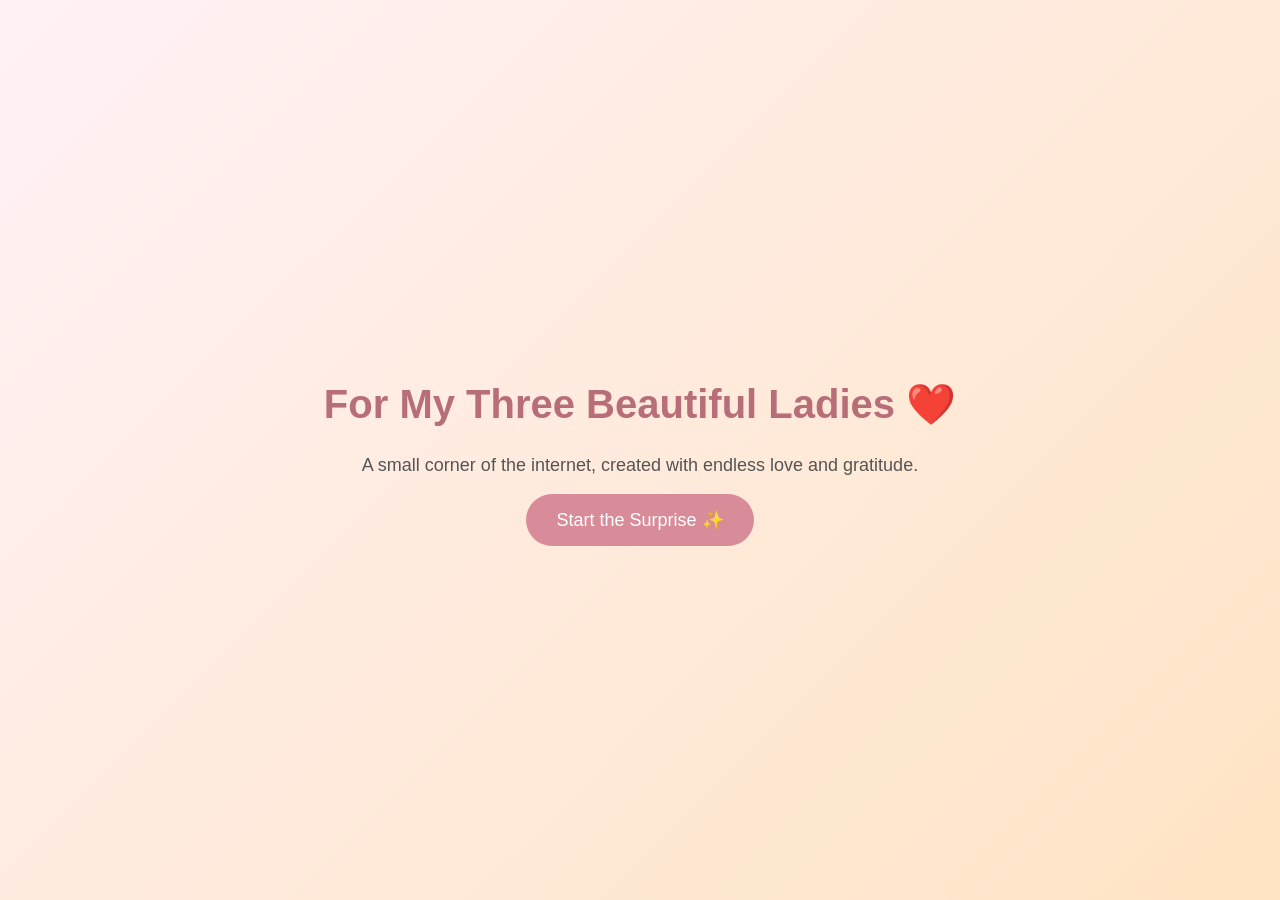
<file: index.html>
<!DOCTYPE html>
<html>

<head>

    <title>For My Three Beautiful Ladies ❤️</title>

    <link rel="stylesheet" href="css/style.css">

</head>


<body>

    <div class="container">

        <h1>For My Three Beautiful Ladies ❤️</h1>

        <p>
            A small corner of the internet,
            created with endless love and gratitude.
        </p>

        <button onclick="startSurprise()">
            Start the Surprise ✨
        </button>

    </div>


    <script src="js/script.js"></script>

</body>

</html>
</file>
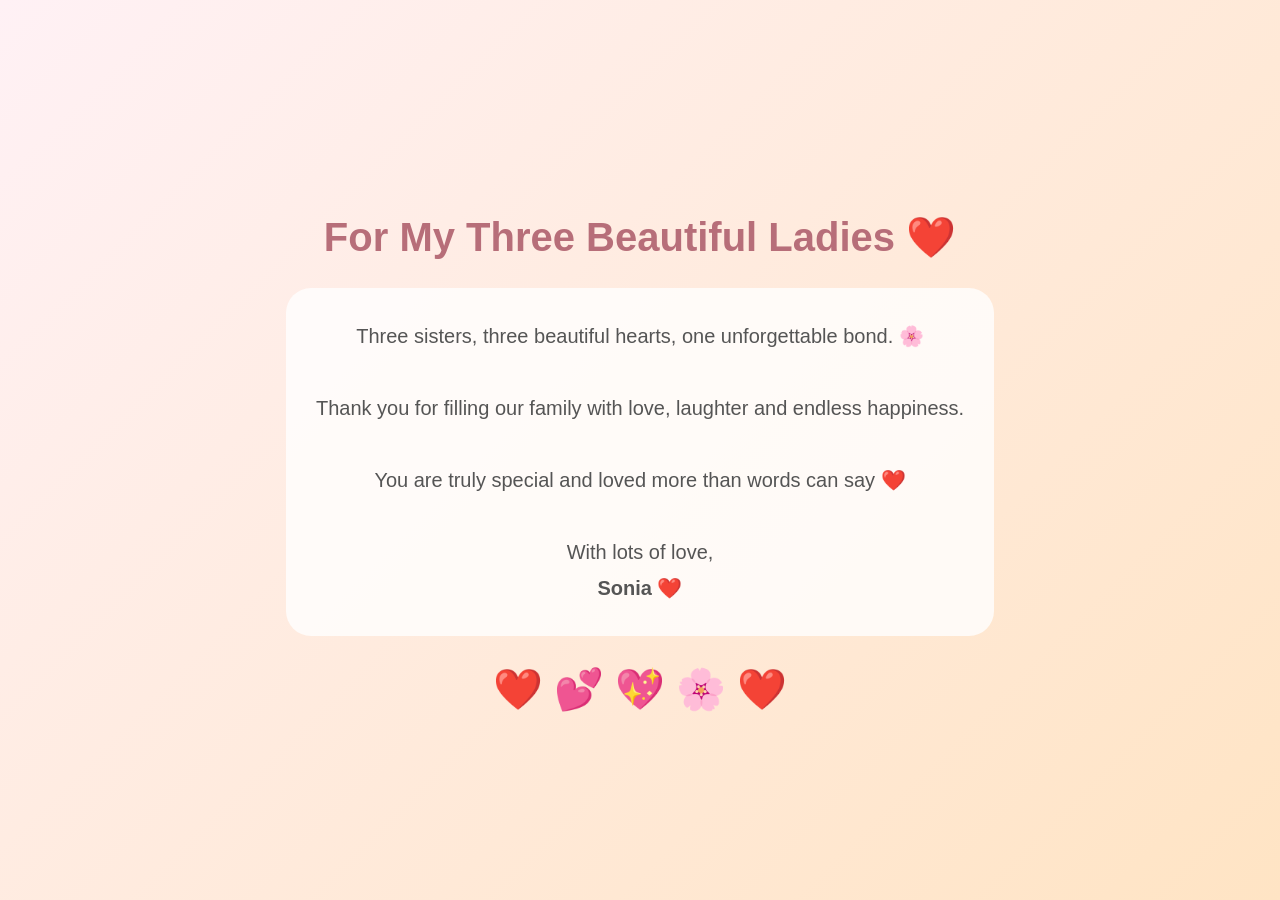
<file: final.html>
<!DOCTYPE html>
<html>

<head>

<title>For My Three Beautiful Ladies ❤️</title>

<link rel="stylesheet" href="css/style.css">

</head>


<body>


<div class="container final">


<h1>
For My Three Beautiful Ladies ❤️
</h1>


<p class="finalMessage">

Three sisters, three beautiful hearts,
one unforgettable bond. 🌸

<br><br>

Thank you for filling our family with
love, laughter and endless happiness.

<br><br>

You are truly special and loved more than words can say ❤️

<br><br>

With lots of love,
<br>

<strong>Sonia ❤️</strong>

</p>



<div class="hearts">

❤️ 💕 💖 🌸 ❤️

</div>



</div>



</body>

</html>
</file>
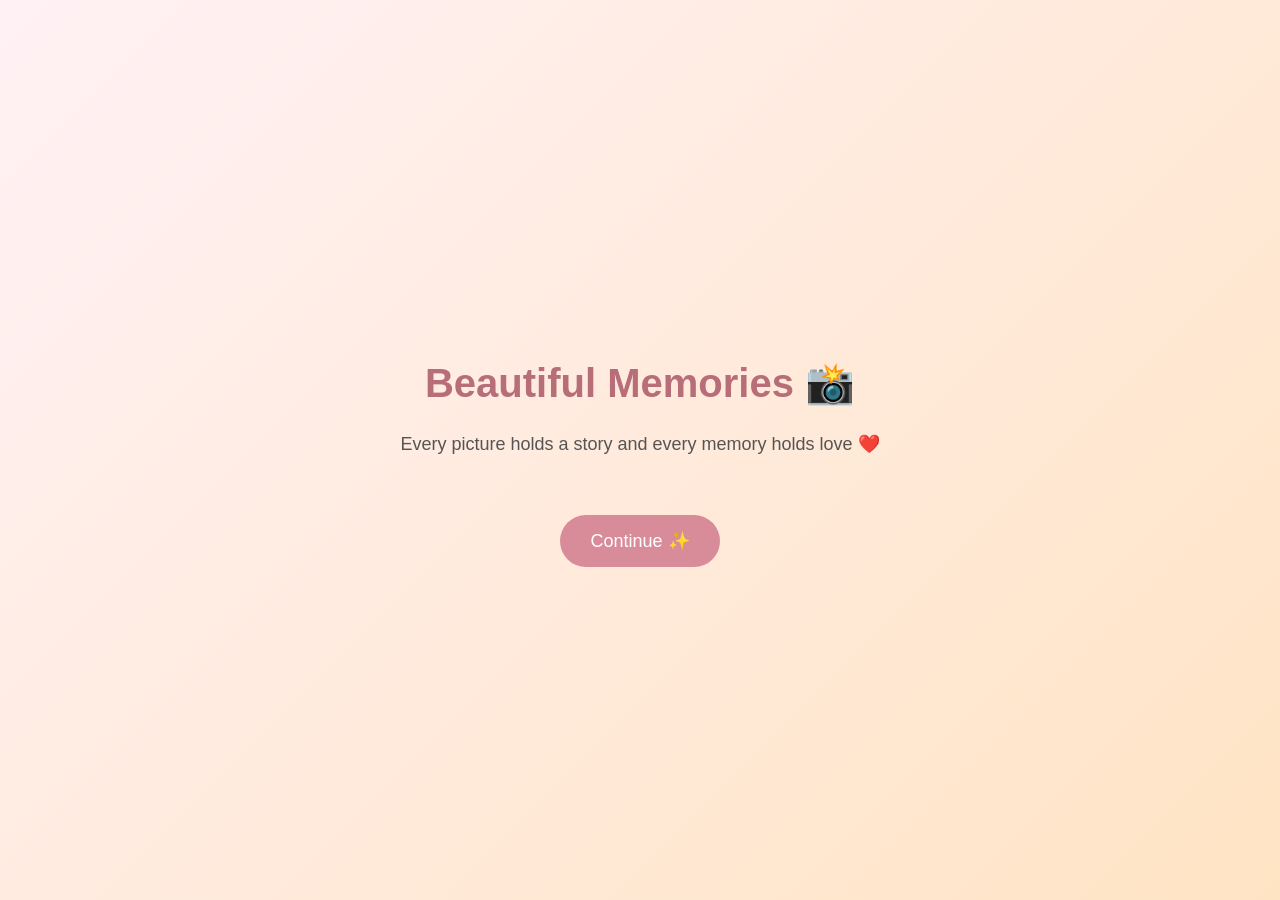
<file: gallery.html>
<!DOCTYPE html>
<html>

<head>

<title>Beautiful Memories ❤️</title>

<link rel="stylesheet" href="css/style.css">

</head>


<body>


<div class="container">


<h1>
Beautiful Memories 📸
</h1>


<p>
Every picture holds a story and every memory holds love ❤️
</p>



<div class="gallery" id="galleryBox">

</div>



<button onclick="goInteractive()">

Continue ✨

</button>



</div>



<script src="js/script.js"></script>


</body>

</html>
</file>
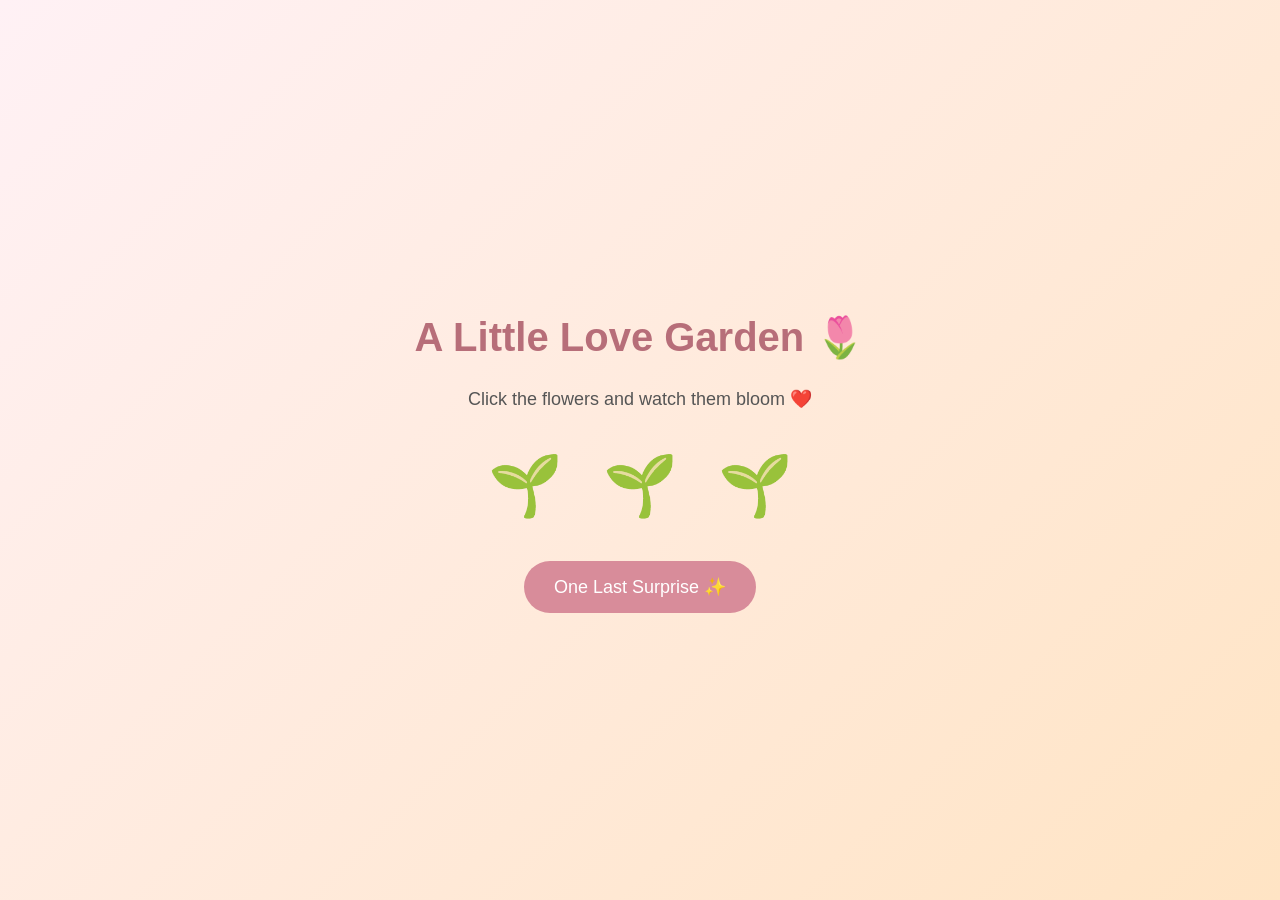
<file: interactive.html>
<!DOCTYPE html>
<html>

<head>

<title>A Little Love Garden 🌸</title>

<link rel="stylesheet" href="css/style.css">

</head>


<body>


<div class="container">


<h1>
A Little Love Garden 🌷
</h1>


<p>
Click the flowers and watch them bloom ❤️
</p>



<div class="flowers">


<div class="flower" onclick="bloom(this)">
🌱
</div>


<div class="flower" onclick="bloom(this)">
🌱
</div>


<div class="flower" onclick="bloom(this)">
🌱
</div>


</div>



<p id="gardenMessage"></p>



<button onclick="goFinal()">

One Last Surprise ✨

</button>



</div>



<script src="js/script.js"></script>


</body>

</html>
</file>
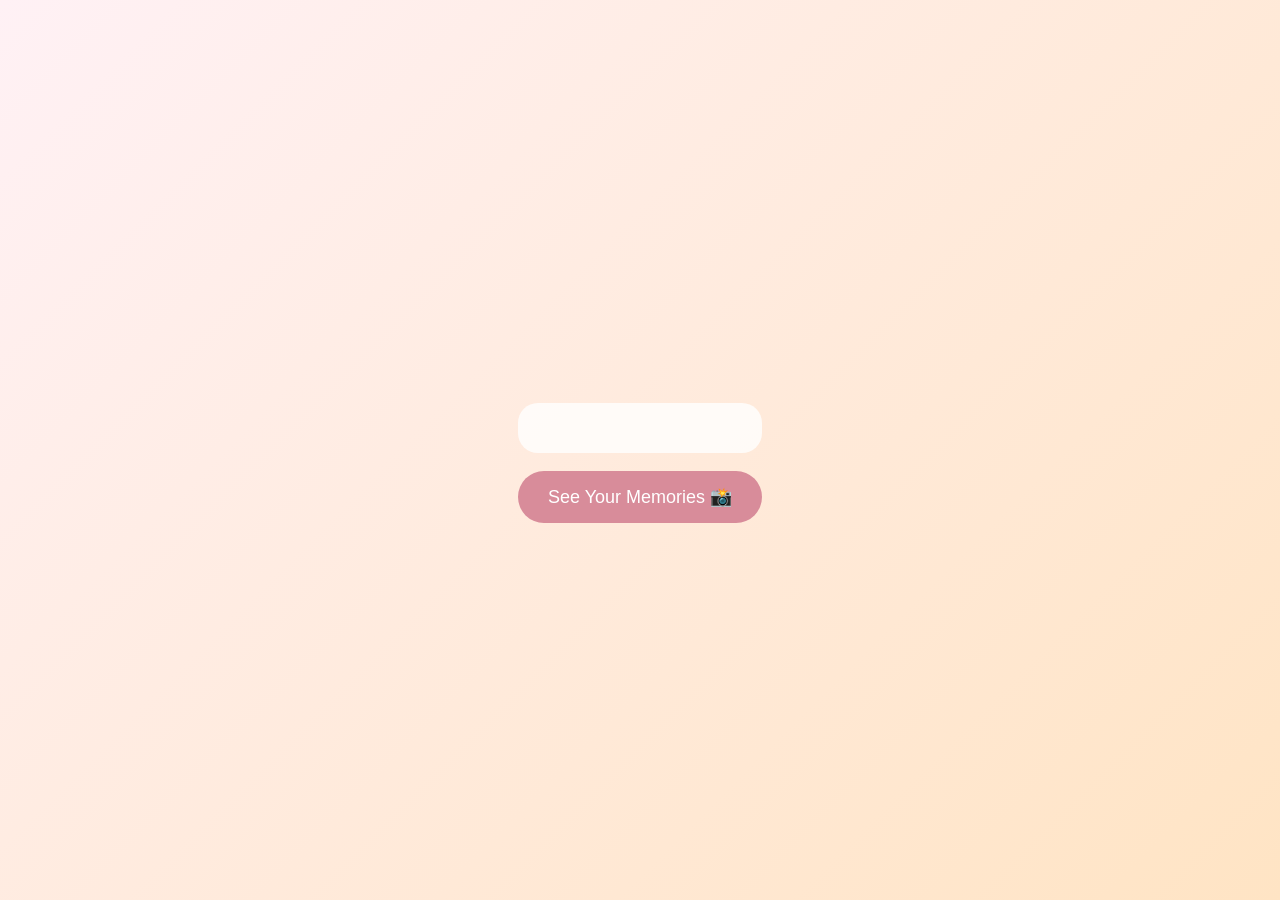
<file: message.html>
<!DOCTYPE html>
<html>

<head>

<title>A Message For You ❤️</title>

<link rel="stylesheet" href="css/style.css">

</head>


<body>


<div class="container">


<h1 id="personName"></h1>


<p id="messageText" class="letter"></p>


<button onclick="goGallery()">

See Your Memories 📸

</button>


</div>



<script src="js/script.js"></script>


</body>

</html>
</file>
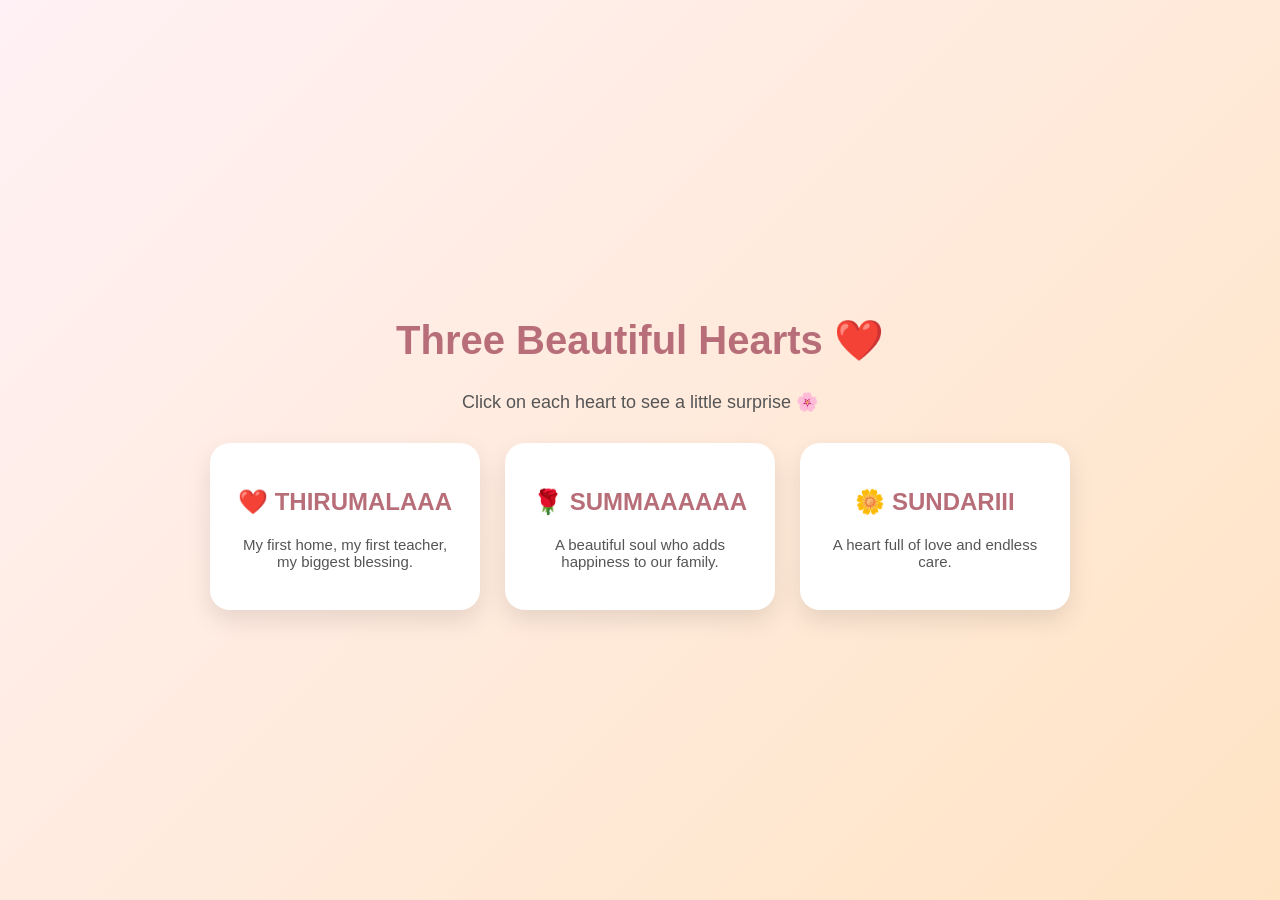
<file: sisters.html>
<!DOCTYPE html>
<html>

<head>

<title>Three Beautiful Hearts ❤️</title>

<link rel="stylesheet" href="css/style.css">

</head>


<body>


<div class="container">

<h1>
Three Beautiful Hearts ❤️
</h1>


<p>
Click on each heart to see a little surprise 🌸
</p>


<div class="cards">


<div class="card" onclick="openMessage('mom')">

<h2>❤️ THIRUMALAAA</h2>

<p>
My first home, my first teacher, my biggest blessing.
</p>

</div>



<div class="card" onclick="openMessage('Sumaaa!!')">

<h2>🌹 SUMMAAAAAA</h2>

<p>
A beautiful soul who adds happiness to our family.
</p>

</div>




<div class="card" onclick="openMessage('Sundarii💗')">

<h2>🌼 SUNDARIII</h2>

<p>
A heart full of love and endless care.
</p>

</div>


</div>


</div>


<script src="js/script.js"></script>


</body>

</html>
</file>
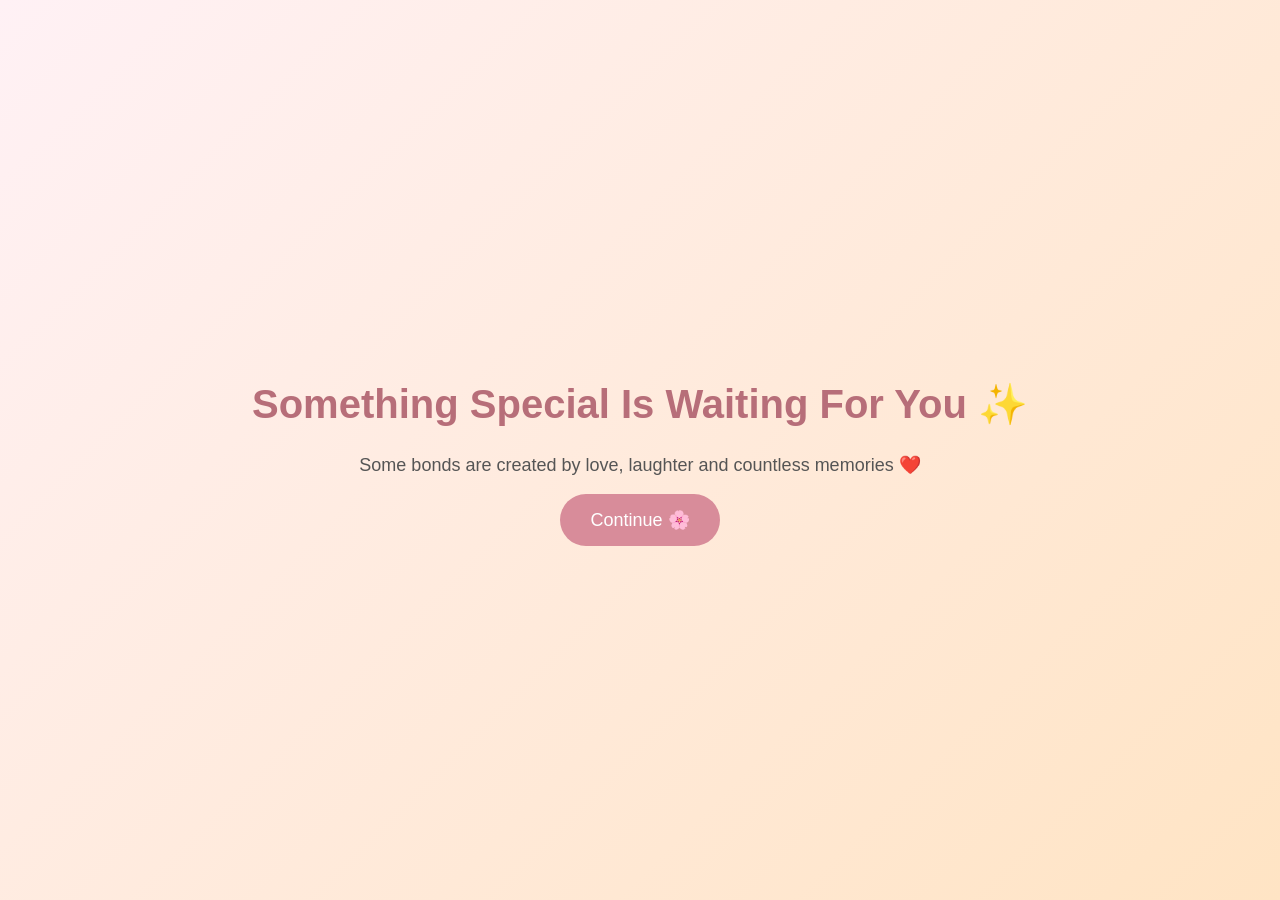
<file: welcome.html>
<!DOCTYPE html>
<html>

<head>

    <title>A Little Surprise ❤️</title>

    <link rel="stylesheet" href="css/style.css">

</head>


<body>

<div class="container">

    <h1 class="fade">
        Something Special Is Waiting For You ✨
    </h1>


    <p class="fade">
        Some bonds are created by love,
        laughter and countless memories ❤️
    </p>


    <button onclick="openSisters()">
        Continue 🌸
    </button>


</div>


<script src="js/script.js"></script>

</body>

</html>
</file>
<file: css/style.css>
body {

    margin: 0;
    height: 100vh;

    display: flex;
    justify-content: center;
    align-items: center;

    background: linear-gradient(
        135deg,
        #fff1f5,
        #ffe4c4
    );

    font-family: Arial, sans-serif;

}


.container {

    text-align: center;
}


h1 {

    color: #b76e79;
    font-size: 40px;

}


p {

    font-size: 18px;
    color: #555;

}


button {

    padding: 15px 30px;

    border: none;
    border-radius: 30px;

    background: #d88c9a;
    color: white;

    font-size: 18px;

    cursor: pointer;

}
.fade {

    animation: fadeIn 2s ease;

}


@keyframes fadeIn {

    from {

        opacity: 0;
        transform: translateY(20px);

    }


    to {

        opacity: 1;
        transform: translateY(0);

    }

}
.cards {

    display: flex;
    justify-content: center;
    gap: 25px;
    margin-top: 30px;

}


.card {

    width: 220px;
    padding: 25px;

    background: white;

    border-radius: 20px;

    box-shadow: 0 10px 25px rgba(0,0,0,0.1);

    cursor: pointer;

    transition: 0.4s;

}


.card:hover {

    transform: translateY(-10px);

}


.card h2 {

    color: #b76e79;

}


.card p {

    font-size: 15px;

}
.letter {

    background: rgba(255,255,255,0.8);

    padding: 25px;

    border-radius: 20px;

    line-height: 1.8;

    font-size: 18px;

    animation: fadeIn 2s ease;

}
.gallery {

    display: grid;

    grid-template-columns: repeat(2, 200px);

    justify-content: center;

    gap: 20px;

    margin: 30px 0;

}



.gallery img {

    width: 200px;

    height: 200px;

    object-fit: cover;

    border-radius: 20px;

    box-shadow: 0 10px 20px rgba(0,0,0,0.15);

    transition: 0.4s;

}



.gallery img:hover {

    transform: scale(1.05);

}
.flowers {

    display: flex;

    justify-content: center;

    gap: 40px;

    margin: 40px;

}



.flower {

    font-size: 60px;

    cursor: pointer;

    transition: 0.5s;

}



.flower:hover {

    transform: scale(1.2);

}
.finalMessage {

    background: rgba(255,255,255,0.8);

    padding: 30px;

    border-radius: 25px;

    font-size: 20px;

    line-height: 1.8;

    animation: fadeIn 3s ease;

}



.hearts {

    margin-top: 30px;

    font-size: 40px;

    animation: float 2s infinite alternate;

}



@keyframes float {

    from {

        transform: translateY(0);

    }


    to {

        transform: translateY(-20px);

    }

}
</file>
